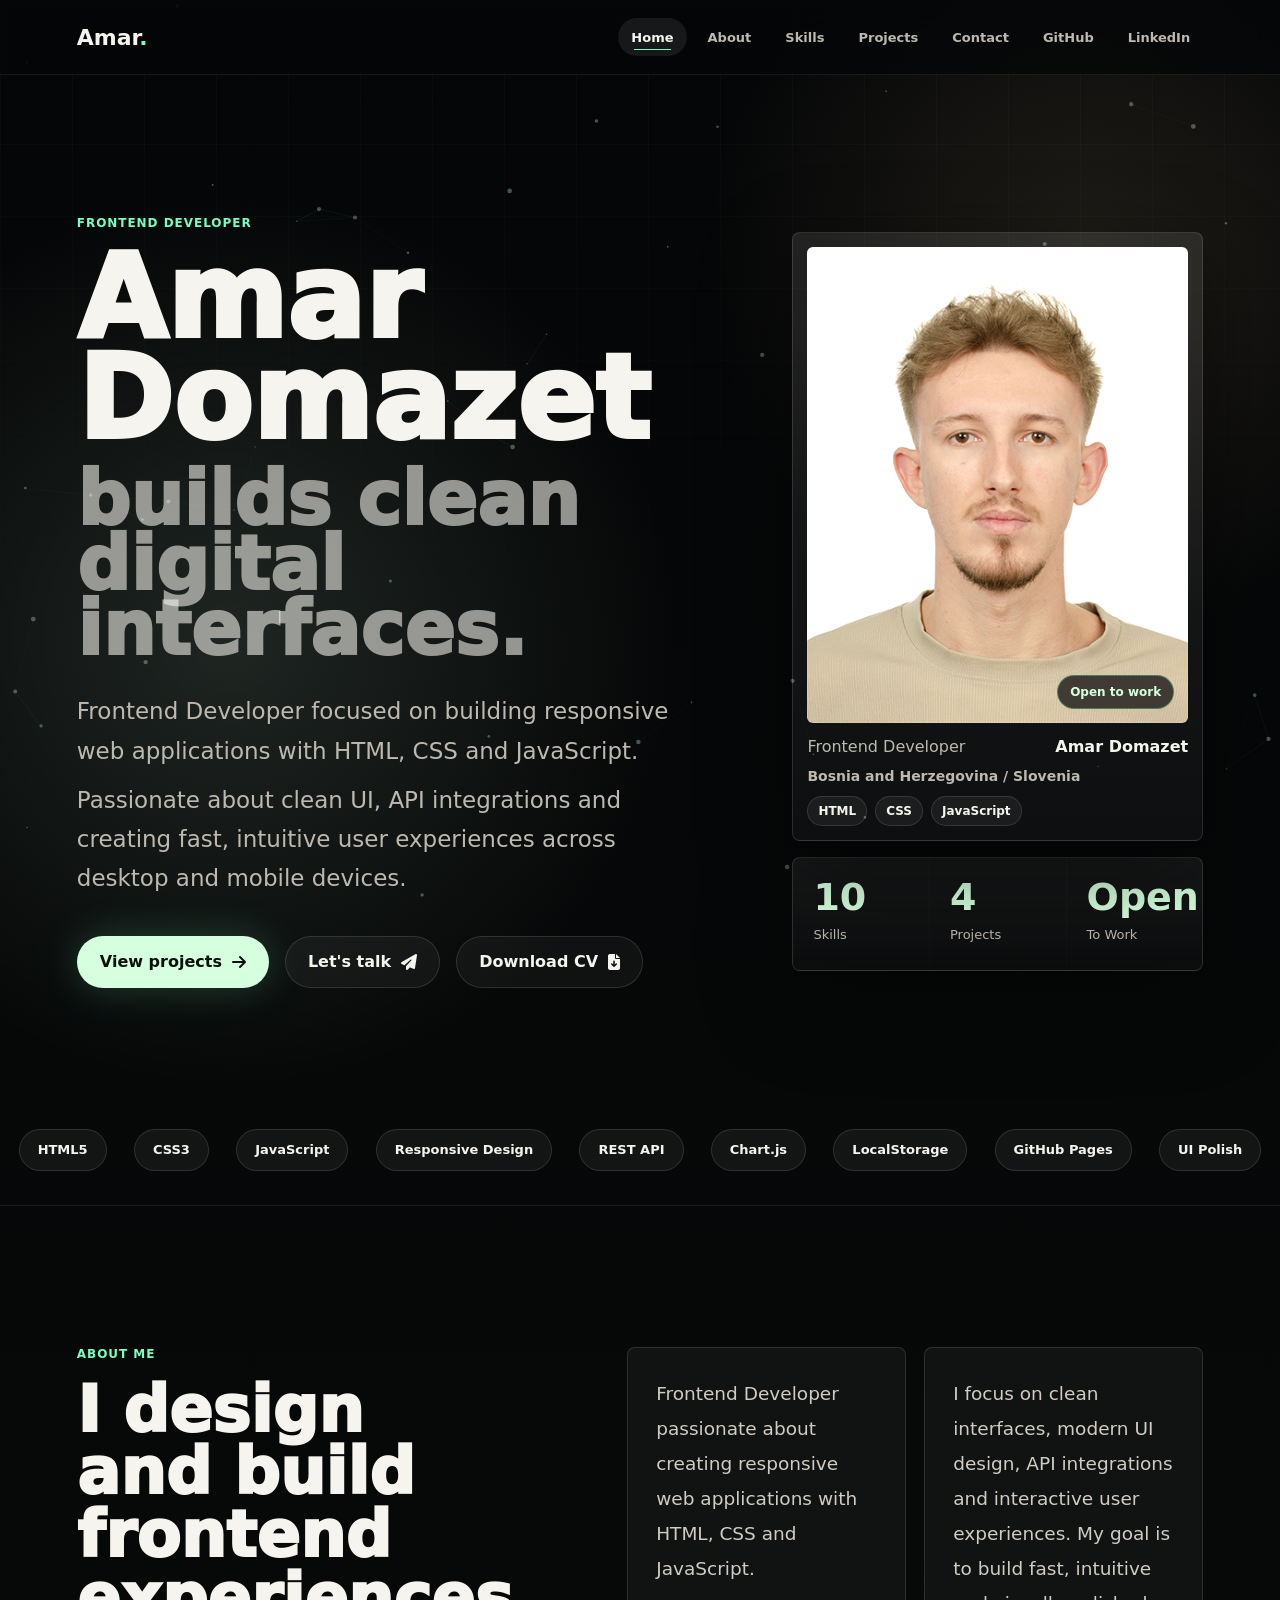
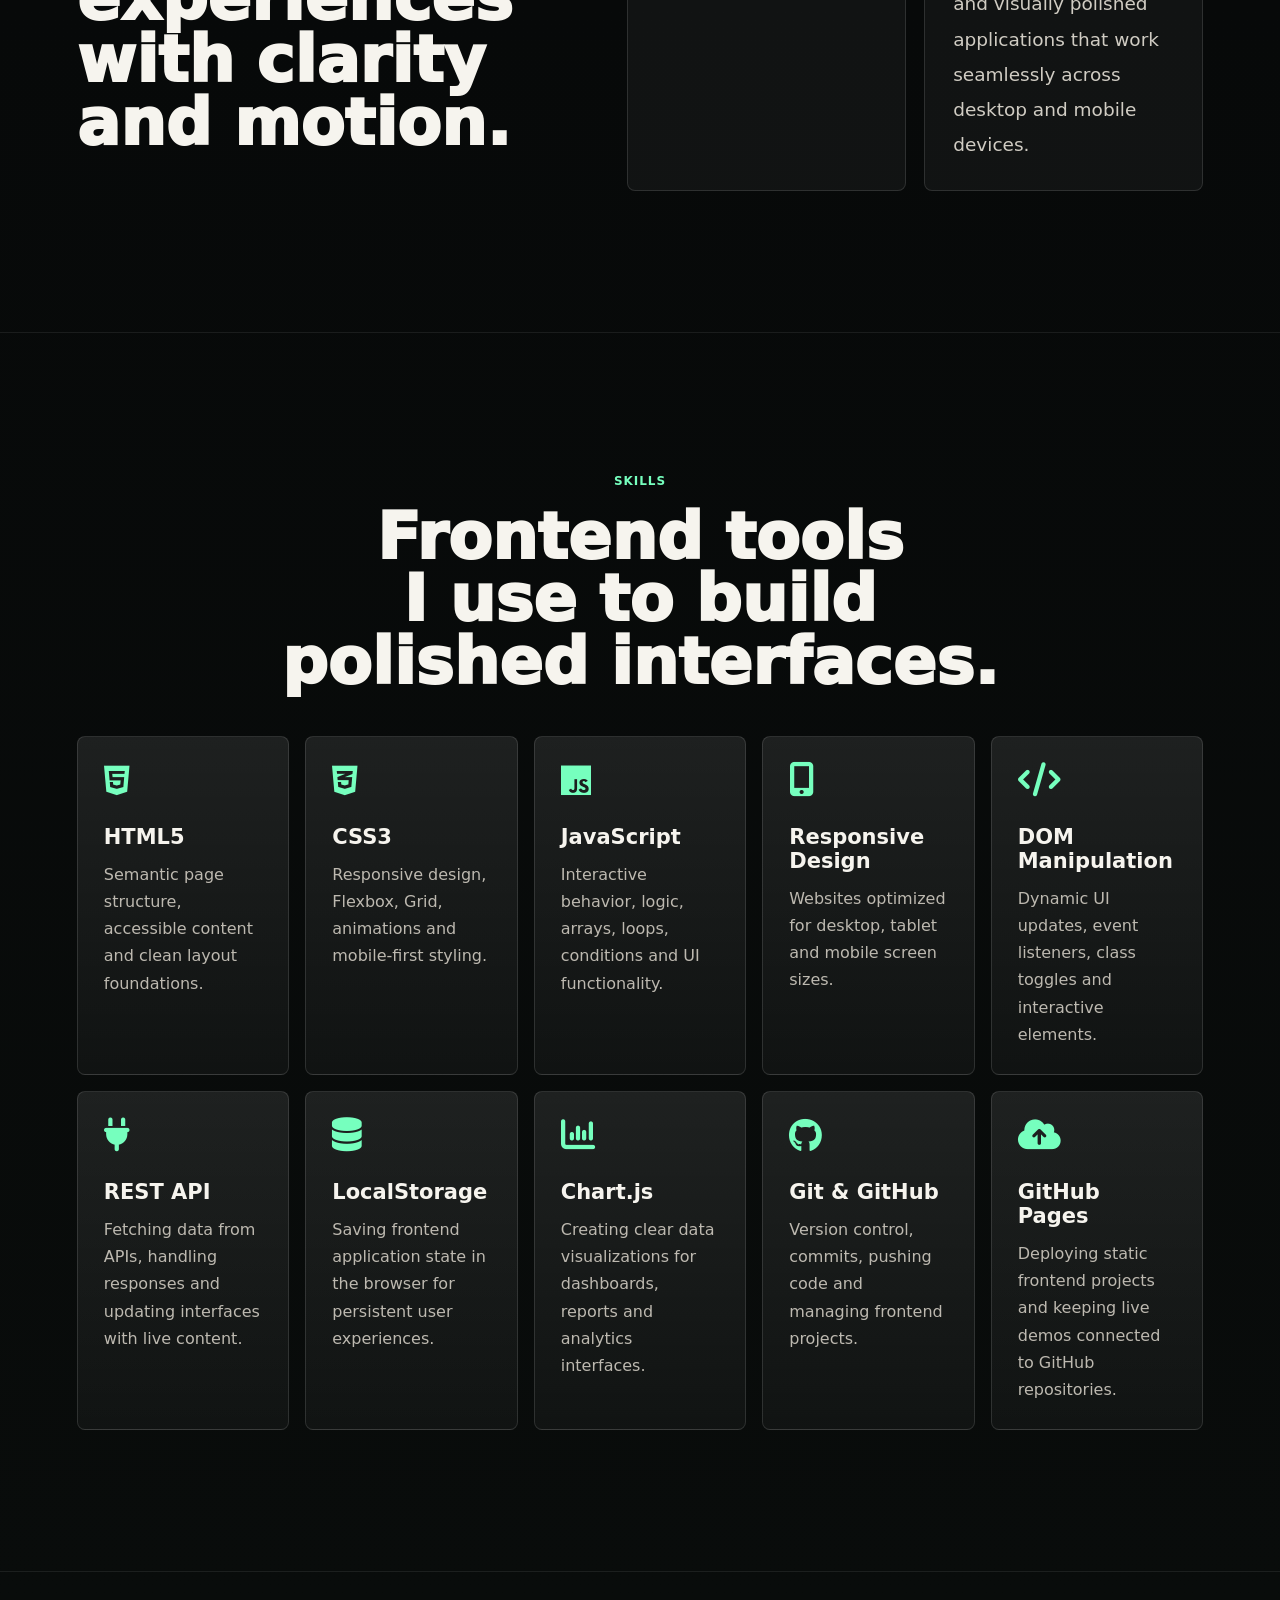
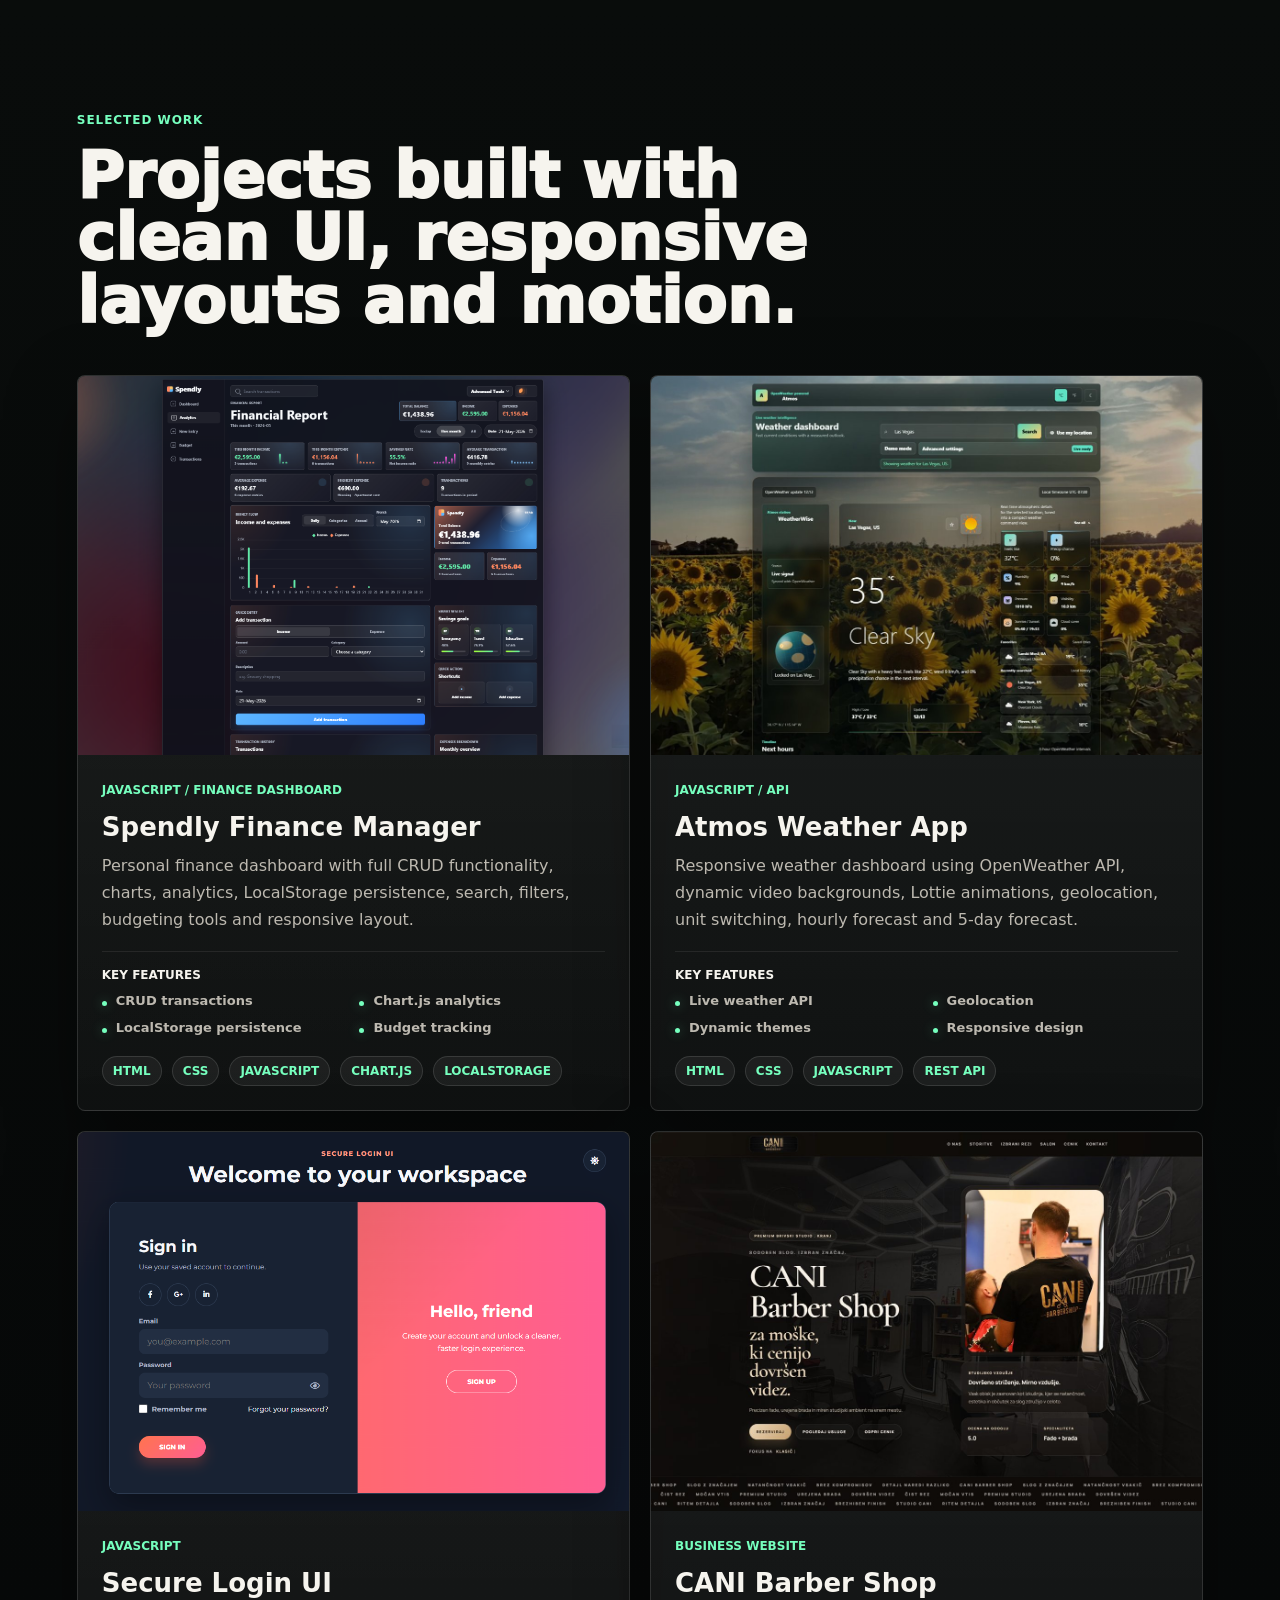
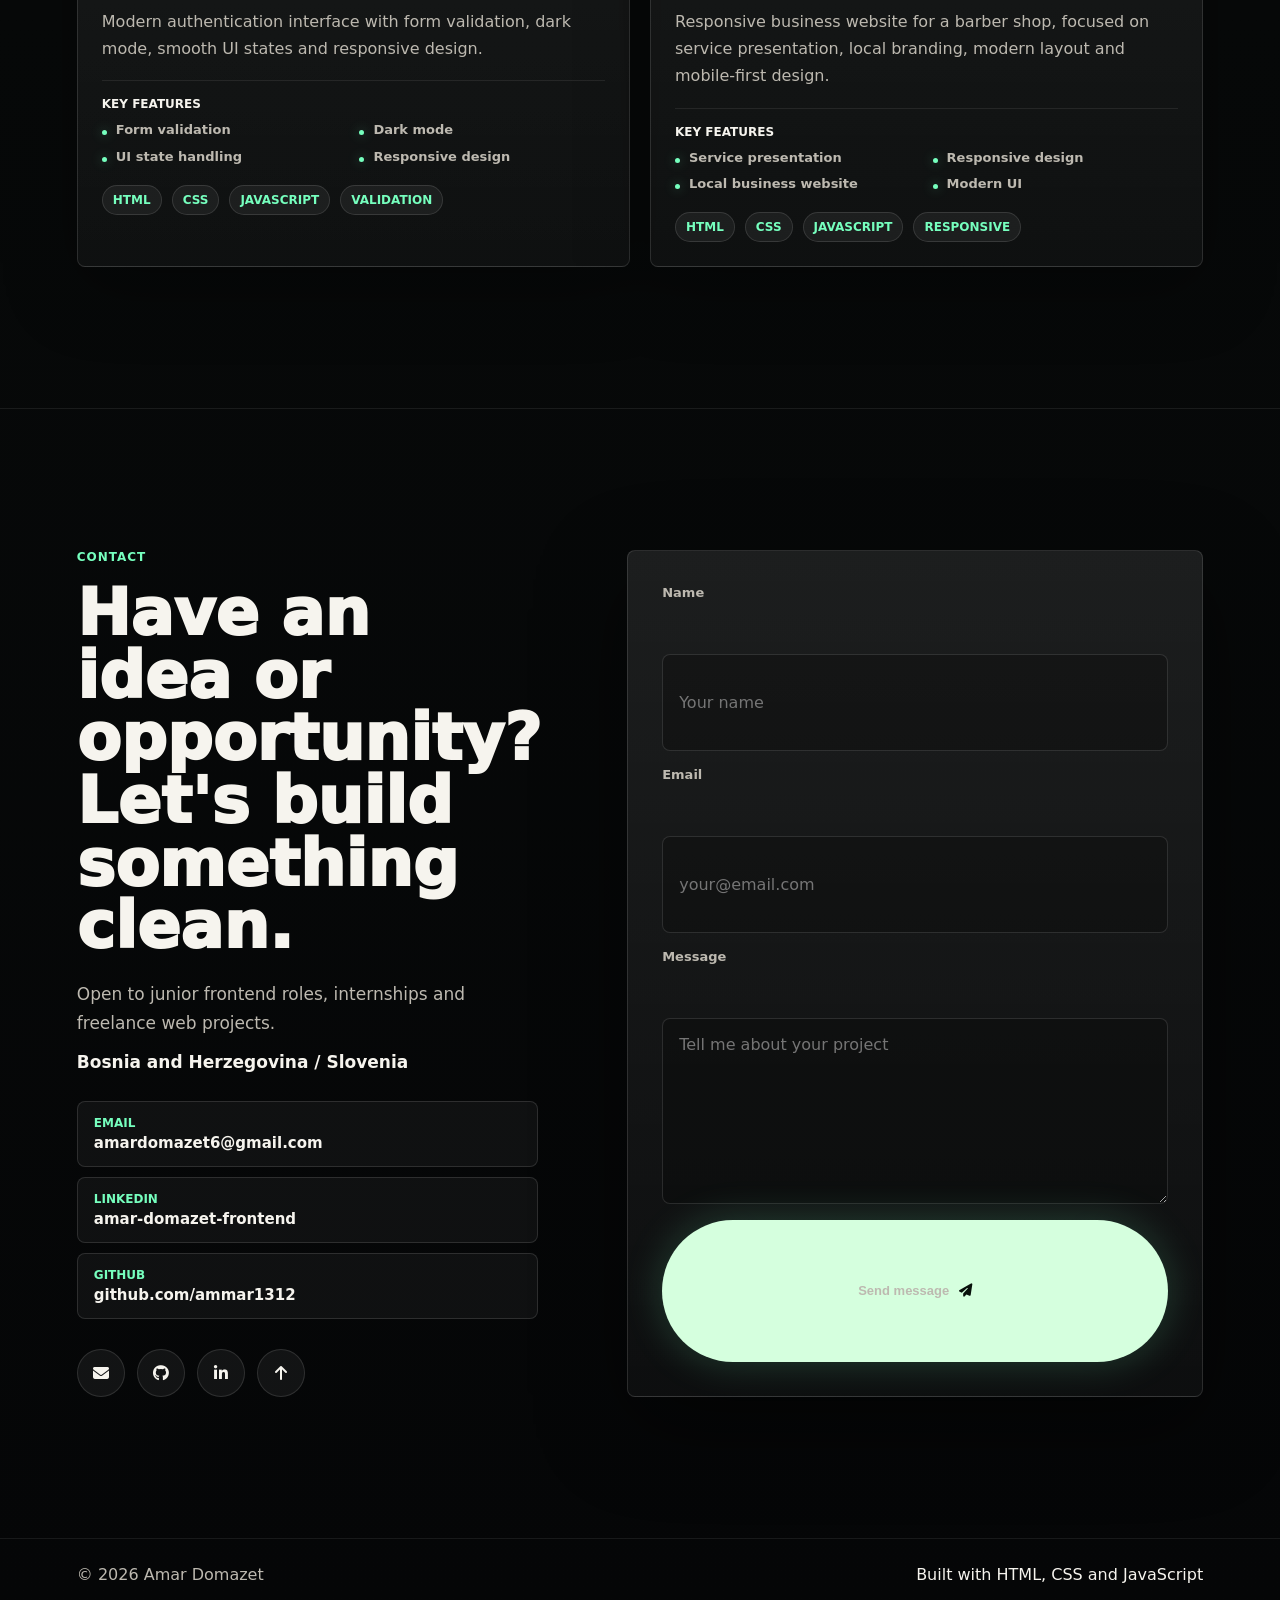
<file: index.html>
<!DOCTYPE html>
<html lang="en">
<head>
    <meta charset="UTF-8">
    <meta name="viewport" content="width=device-width, initial-scale=1.0">
    <meta name="description" content="Portfolio of Amar Domazet, a frontend developer focused on responsive websites, clean UI and smooth animations.">
    <meta name="theme-color" content="#050607">
    <meta property="og:title" content="Amar Domazet | Frontend Developer">
    <meta property="og:description" content="Frontend portfolio with responsive web applications built using HTML, CSS and JavaScript.">
    <meta property="og:type" content="website">
    <meta property="og:url" content="https://ammar1312.github.io/amar-portofolio/">
    <meta property="og:image" content="https://ammar1312.github.io/amar-portofolio/spendly-preview.png">
    <meta name="twitter:card" content="summary_large_image">
    <title>Amar Domazet | Frontend Developer</title>
    <link rel="icon" href="./favicon.svg" type="image/svg+xml">
    <link rel="preconnect" href="https://cdnjs.cloudflare.com">
    <link rel="stylesheet" href="./style.css?v=20260522-11">
    <link rel="stylesheet" href="https://cdnjs.cloudflare.com/ajax/libs/font-awesome/6.5.0/css/all.min.css">
</head>
<body>
    <div class="scroll-progress" aria-hidden="true"></div>
    <canvas class="ambient-canvas" aria-hidden="true"></canvas>

    <nav class="navbar">
        <a class="brand" href="#home" aria-label="Amar Domazet home">
            Amar<span>.</span>
        </a>

        <ul>
            <li><a class="active" href="#home">Home</a></li>
            <li><a href="#about">About</a></li>
            <li><a href="#skills">Skills</a></li>
            <li><a href="#projects">Projects</a></li>
            <li><a href="#contact">Contact</a></li>
            <li><a href="https://github.com/ammar1312" target="_blank" rel="noopener noreferrer" aria-label="Open GitHub profile">GitHub</a></li>
            <li><a href="https://www.linkedin.com/in/amar-domazet-frontend" target="_blank" rel="noopener noreferrer" aria-label="Open LinkedIn profile">LinkedIn</a></li>
        </ul>
    </nav>

    <main>
        <section id="home" class="hero section-shell">
            <div class="hero-copy reveal">
                <p class="eyebrow">Frontend Developer</p>
                <h1 class="text-reveal">
                    Amar Domazet
                    <span>builds clean digital interfaces.</span>
                </h1>
                <p class="hero-lead">
                    Frontend Developer focused on building responsive web applications with HTML, CSS and JavaScript.
                    <span>Passionate about clean UI, API integrations and creating fast, intuitive user experiences across desktop and mobile devices.</span>
                </p>

                <div class="hero-actions">
                    <a class="button primary magnetic" href="#projects">
                        <span>View projects</span>
                        <i class="fa-solid fa-arrow-right"></i>
                    </a>
                    <a class="button ghost magnetic" href="#contact">
                        <span>Let's talk</span>
                        <i class="fa-solid fa-paper-plane"></i>
                    </a>
                    <a class="button ghost magnetic" href="./amar-domazet-cv.pdf" download target="_blank" rel="noopener noreferrer">
                        <span>Download CV</span>
                        <i class="fa-solid fa-file-arrow-down"></i>
                    </a>
                </div>
            </div>

            <div class="hero-panel reveal">
                <div class="profile-card">
                    <div class="profile-card__image">
                        <img src="./me.jpg" alt="Amar Domazet" decoding="async">
                        <span class="profile-card__status">Open to work</span>
                    </div>
                    <div class="profile-card__content">
                        <div>
                            <span>Frontend Developer</span>
                            <strong>Amar Domazet</strong>
                        </div>
                        <p>Bosnia and Herzegovina / Slovenia</p>
                        <div class="profile-card__stack">
                            <span>HTML</span>
                            <span>CSS</span>
                            <span>JavaScript</span>
                        </div>
                    </div>
                </div>

                <div class="hero-stats">
                    <div>
                        <strong data-target="10">0</strong>
                        <span>Skills</span>
                    </div>
                    <div>
                        <strong data-target="4">0</strong>
                        <span>Projects</span>
                    </div>
                    <div>
                        <strong>Open</strong>
                        <span>To Work</span>
                    </div>
                </div>
            </div>
        </section>

        <section class="tech-marquee" aria-label="Frontend tools and skills">
            <div class="tech-marquee__track">
                <div class="tech-marquee__group">
                    <span>HTML5</span>
                    <span>CSS3</span>
                    <span>JavaScript</span>
                    <span>Responsive Design</span>
                    <span>REST API</span>
                    <span>Chart.js</span>
                    <span>LocalStorage</span>
                    <span>GitHub Pages</span>
                    <span>UI Polish</span>
                </div>
                <div class="tech-marquee__group" aria-hidden="true">
                    <span>HTML5</span>
                    <span>CSS3</span>
                    <span>JavaScript</span>
                    <span>Responsive Design</span>
                    <span>REST API</span>
                    <span>Chart.js</span>
                    <span>LocalStorage</span>
                    <span>GitHub Pages</span>
                    <span>UI Polish</span>
                </div>
            </div>
        </section>

        <section id="about" class="about section-shell reveal">
            <div class="section-heading">
                <p class="eyebrow">About me</p>
                <h2 class="text-reveal">I design and build frontend experiences with clarity and motion.</h2>
            </div>

            <div class="about-grid">
                <p>
                    Frontend Developer passionate about creating responsive web applications with HTML, CSS and JavaScript.
                </p>
                <p>
                    I focus on clean interfaces, modern UI design, API integrations and interactive user experiences. My goal is to build fast, intuitive and visually polished applications that work seamlessly across desktop and mobile devices.
                </p>
            </div>
        </section>

        <section id="skills" class="skills section-shell reveal">
            <div class="section-heading center">
                <p class="eyebrow">Skills</p>
                <h2 class="text-reveal">Frontend tools I use to build polished interfaces.</h2>
            </div>

            <div class="skills-grid">
                <article class="skill-card">
                    <i class="fab fa-html5"></i>
                    <h3>HTML5</h3>
                    <p>Semantic page structure, accessible content and clean layout foundations.</p>
                </article>
                <article class="skill-card">
                    <i class="fab fa-css3-alt"></i>
                    <h3>CSS3</h3>
                    <p>Responsive design, Flexbox, Grid, animations and mobile-first styling.</p>
                </article>
                <article class="skill-card">
                    <i class="fab fa-js"></i>
                    <h3>JavaScript</h3>
                    <p>Interactive behavior, logic, arrays, loops, conditions and UI functionality.</p>
                </article>
                <article class="skill-card">
                    <i class="fa-solid fa-mobile-screen-button"></i>
                    <h3>Responsive Design</h3>
                    <p>Websites optimized for desktop, tablet and mobile screen sizes.</p>
                </article>
                <article class="skill-card">
                    <i class="fa-solid fa-code"></i>
                    <h3>DOM Manipulation</h3>
                    <p>Dynamic UI updates, event listeners, class toggles and interactive elements.</p>
                </article>
                <article class="skill-card">
                    <i class="fa-solid fa-plug"></i>
                    <h3>REST API</h3>
                    <p>Fetching data from APIs, handling responses and updating interfaces with live content.</p>
                </article>
                <article class="skill-card">
                    <i class="fa-solid fa-database"></i>
                    <h3>LocalStorage</h3>
                    <p>Saving frontend application state in the browser for persistent user experiences.</p>
                </article>
                <article class="skill-card">
                    <i class="fa-solid fa-chart-column"></i>
                    <h3>Chart.js</h3>
                    <p>Creating clear data visualizations for dashboards, reports and analytics interfaces.</p>
                </article>
                <article class="skill-card">
                    <i class="fab fa-github"></i>
                    <h3>Git & GitHub</h3>
                    <p>Version control, commits, pushing code and managing frontend projects.</p>
                </article>
                <article class="skill-card">
                    <i class="fa-solid fa-cloud-arrow-up"></i>
                    <h3>GitHub Pages</h3>
                    <p>Deploying static frontend projects and keeping live demos connected to GitHub repositories.</p>
                </article>
            </div>
        </section>

        <section id="projects" class="projects section-shell reveal">
            <div class="section-heading">
                <p class="eyebrow">Selected work</p>
                <h2 class="text-reveal">Projects built with clean UI, responsive layouts and motion.</h2>
            </div>

            <div class="projects-grid">
                <article class="project-card">
                    <div class="project-image">
                        <img src="./spendly-preview.png" alt="Spendly expense tracker dashboard preview" loading="lazy" decoding="async">
                        <div class="project-overlay">
                            <a href="https://ammar1312.github.io/spendly-expense-tracker/" class="mini-button" target="_blank" rel="noopener noreferrer">Live preview</a>
                            <a href="https://github.com/ammar1312/spendly-expense-tracker" class="mini-button muted" target="_blank" rel="noopener noreferrer">GitHub</a>
                        </div>
                    </div>
                    <div class="project-info">
                        <span>JavaScript / Finance Dashboard</span>
                        <h3>Spendly Finance Manager</h3>
                        <p>Personal finance dashboard with full CRUD functionality, charts, analytics, LocalStorage persistence, search, filters, budgeting tools and responsive layout.</p>
                        <div class="project-features">
                            <strong>Key Features</strong>
                            <ul>
                                <li>CRUD transactions</li>
                                <li>Chart.js analytics</li>
                                <li>LocalStorage persistence</li>
                                <li>Budget tracking</li>
                            </ul>
                        </div>
                        <div class="project-tags">
                            <span>HTML</span>
                            <span>CSS</span>
                            <span>JavaScript</span>
                            <span>Chart.js</span>
                            <span>LocalStorage</span>
                        </div>
                    </div>
                </article>

                <article class="project-card">
                    <div class="project-image">
                        <img src="./weather-preview.jpg" alt="Atmos Weather App preview" loading="lazy" decoding="async">
                        <div class="project-overlay">
                            <a href="https://ammar1312.github.io/atmos-weather.app/" class="mini-button" target="_blank" rel="noopener noreferrer">Live preview</a>
                            <a href="https://github.com/ammar1312/atmos-weather.app" class="mini-button muted" target="_blank" rel="noopener noreferrer">GitHub</a>
                        </div>
                    </div>
                    <div class="project-info">
                        <span>JavaScript / API</span>
                        <h3>Atmos Weather App</h3>
                        <p>Responsive weather dashboard using OpenWeather API, dynamic video backgrounds, Lottie animations, geolocation, unit switching, hourly forecast and 5-day forecast.</p>
                        <div class="project-features">
                            <strong>Key Features</strong>
                            <ul>
                                <li>Live weather API</li>
                                <li>Geolocation</li>
                                <li>Dynamic themes</li>
                                <li>Responsive design</li>
                            </ul>
                        </div>
                        <div class="project-tags">
                            <span>HTML</span>
                            <span>CSS</span>
                            <span>JavaScript</span>
                            <span>REST API</span>
                        </div>
                    </div>
                </article>

                <article class="project-card">
                    <div class="project-image">
                        <img src="./login-system.png" alt="Secure Login UI preview" loading="lazy" decoding="async">
                        <div class="project-overlay">
                            <a href="https://ammar1312.github.io/Secure-Login-UI/" class="mini-button" target="_blank" rel="noopener noreferrer">Live preview</a>
                            <a href="https://github.com/ammar1312/Secure-Login-UI" class="mini-button muted" target="_blank" rel="noopener noreferrer">GitHub</a>
                        </div>
                    </div>
                    <div class="project-info">
                        <span>JavaScript</span>
                        <h3>Secure Login UI</h3>
                        <p>Modern authentication interface with form validation, dark mode, smooth UI states and responsive design.</p>
                        <div class="project-features">
                            <strong>Key Features</strong>
                            <ul>
                                <li>Form validation</li>
                                <li>Dark mode</li>
                                <li>UI state handling</li>
                                <li>Responsive design</li>
                            </ul>
                        </div>
                        <div class="project-tags">
                            <span>HTML</span>
                            <span>CSS</span>
                            <span>JavaScript</span>
                            <span>Validation</span>
                        </div>
                    </div>
                </article>

                <article class="project-card">
                    <div class="project-image">
                        <img class="barber-preview" src="./barber-preview.jpg" alt="CANI Barber Shop website preview" loading="lazy" decoding="async">
                        <div class="project-overlay">
                            <a href="https://ammar1312.github.io/CANI-Barber-Shop/" class="mini-button" target="_blank" rel="noopener noreferrer">Live preview</a>
                            <a href="https://github.com/ammar1312/CANI-Barber-Shop" class="mini-button muted" target="_blank" rel="noopener noreferrer">GitHub</a>
                        </div>
                    </div>
                    <div class="project-info">
                        <span>Business Website</span>
                        <h3>CANI Barber Shop</h3>
                        <p>Responsive business website for a barber shop, focused on service presentation, local branding, modern layout and mobile-first design.</p>
                        <div class="project-features">
                            <strong>Key Features</strong>
                            <ul>
                                <li>Service presentation</li>
                                <li>Responsive design</li>
                                <li>Local business website</li>
                                <li>Modern UI</li>
                            </ul>
                        </div>
                        <div class="project-tags">
                            <span>HTML</span>
                            <span>CSS</span>
                            <span>JavaScript</span>
                            <span>Responsive</span>
                        </div>
                    </div>
                </article>

            </div>
        </section>

        <section id="contact" class="contact section-shell reveal">
            <div class="contact-copy">
                <p class="eyebrow">Contact</p>
                <h2 class="text-reveal">Have an idea or opportunity? Let's build something clean.</h2>
                <p class="contact-note">Open to junior frontend roles, internships and freelance web projects.</p>
                <p class="contact-location">Bosnia and Herzegovina / Slovenia</p>
                <div class="contact-details">
                    <a href="mailto:amardomazet6@gmail.com">
                        <span>Email</span>
                        <strong>amardomazet6@gmail.com</strong>
                    </a>
                    <a href="https://www.linkedin.com/in/amar-domazet-frontend" target="_blank" rel="noopener noreferrer">
                        <span>LinkedIn</span>
                        <strong>amar-domazet-frontend</strong>
                    </a>
                    <a href="https://github.com/ammar1312" target="_blank" rel="noopener noreferrer">
                        <span>GitHub</span>
                        <strong>github.com/ammar1312</strong>
                    </a>
                </div>
                <div class="social-links">
                    <a href="mailto:amardomazet6@gmail.com" aria-label="Email Amar">
                        <i class="fa-solid fa-envelope"></i>
                    </a>
                    <a href="https://github.com/ammar1312" target="_blank" rel="noopener noreferrer" aria-label="GitHub profile">
                        <i class="fab fa-github"></i>
                    </a>
                    <a href="https://www.linkedin.com/in/amar-domazet-frontend" target="_blank" rel="noopener noreferrer" aria-label="LinkedIn profile">
                        <i class="fab fa-linkedin-in"></i>
                    </a>
                    <a href="#home" aria-label="Back to top">
                        <i class="fa-solid fa-arrow-up"></i>
                    </a>
                </div>
            </div>

            <form class="contact-form" action="mailto:amardomazet6@gmail.com" method="post" enctype="text/plain">
                <label>
                    <span>Name</span>
                    <input type="text" name="name" placeholder="Your name" required>
                </label>
                <label>
                    <span>Email</span>
                    <input type="email" name="email" placeholder="your@email.com" required>
                </label>
                <label>
                    <span>Message</span>
                    <textarea name="message" rows="5" placeholder="Tell me about your project" required></textarea>
                </label>
                <button class="button primary magnetic" type="submit">
                    <span>Send message</span>
                    <i class="fa-solid fa-paper-plane"></i>
                </button>
            </form>
        </section>
    </main>

    <footer class="footer">
        <p>&copy; 2026 Amar Domazet</p>
        <span>Built with HTML, CSS and JavaScript</span>
    </footer>

    <script>
        const reduceMotion = window.matchMedia("(prefers-reduced-motion: reduce)").matches;
        const reveals = document.querySelectorAll(".reveal");
        const navLinks = document.querySelectorAll(".navbar a[href^='#']");
        const sections = document.querySelectorAll("main section[id]");
        const progress = document.querySelector(".scroll-progress");
        const statNumbers = document.querySelectorAll("[data-target]");
        const magneticItems = document.querySelectorAll(".magnetic");
        const canvas = document.querySelector(".ambient-canvas");
        const ctx = canvas.getContext("2d");
        let statsPlayed = false;
        let particles = [];
        let mouse = { x: window.innerWidth / 2, y: window.innerHeight / 2 };

        const revealObserver = new IntersectionObserver((entries) => {
            entries.forEach((entry) => {
                if (entry.isIntersecting) {
                    entry.target.classList.add("active");
                }
            });
        }, { threshold: 0.16 });

        reveals.forEach((el, index) => {
            el.style.setProperty("--delay", `${Math.min(index * 0.08, 0.32)}s`);
            revealObserver.observe(el);
        });

        const updatePageState = () => {
            const scrollable = document.documentElement.scrollHeight - window.innerHeight;
            const scrollAmount = scrollable > 0 ? window.scrollY / scrollable : 0;
            let current = "home";

            progress.style.transform = `scaleX(${scrollAmount})`;

            sections.forEach((section) => {
                if (window.scrollY >= section.offsetTop - 180) {
                    current = section.id;
                }
            });

            navLinks.forEach((link) => {
                link.classList.toggle("active", link.getAttribute("href") === `#${current}`);
            });
        };

        const animateStats = () => {
            if (statsPlayed) {
                return;
            }

            const stats = document.querySelector(".hero-stats");
            const statsTop = stats.getBoundingClientRect().top;

            if (statsTop > window.innerHeight - 80) {
                return;
            }

            statsPlayed = true;

            statNumbers.forEach((number) => {
                const target = Number(number.dataset.target);
                const suffix = number.dataset.suffix || "";
                const duration = 1100;
                const start = performance.now();

                const tick = (time) => {
                    const progressValue = Math.min((time - start) / duration, 1);
                    const eased = 1 - Math.pow(1 - progressValue, 3);
                    number.textContent = `${Math.round(target * eased)}${suffix}`;

                    if (progressValue < 1) {
                        requestAnimationFrame(tick);
                    }
                };

                requestAnimationFrame(tick);
            });
        };

        window.addEventListener("scroll", () => {
            updatePageState();
            animateStats();
        }, { passive: true });

        window.addEventListener("load", () => {
            updatePageState();
            animateStats();
        });

        if (reduceMotion) {
            statNumbers.forEach((number) => {
                number.textContent = `${number.dataset.target}${number.dataset.suffix || ""}`;
            });
            statsPlayed = true;
        } else {
            magneticItems.forEach((item) => {
                item.addEventListener("mousemove", (event) => {
                    const rect = item.getBoundingClientRect();
                    const x = event.clientX - rect.left - rect.width / 2;
                    const y = event.clientY - rect.top - rect.height / 2;
                    item.style.transform = `translate(${x * 0.14}px, ${y * 0.2}px)`;
                });

                item.addEventListener("mouseleave", () => {
                    item.style.transform = "";
                });
            });

            window.addEventListener("mousemove", (event) => {
                mouse = { x: event.clientX, y: event.clientY };
            });

            const resizeCanvas = () => {
                const ratio = Math.min(window.devicePixelRatio || 1, 2);
                canvas.width = window.innerWidth * ratio;
                canvas.height = window.innerHeight * ratio;
                canvas.style.width = `${window.innerWidth}px`;
                canvas.style.height = `${window.innerHeight}px`;
                ctx.setTransform(ratio, 0, 0, ratio, 0, 0);

                const count = window.innerWidth < 720 ? 32 : 58;
                particles = Array.from({ length: count }, () => ({
                    x: Math.random() * window.innerWidth,
                    y: Math.random() * window.innerHeight,
                    vx: (Math.random() - 0.5) * 0.28,
                    vy: (Math.random() - 0.5) * 0.28,
                    size: Math.random() * 1.8 + 0.6
                }));
            };

            const drawAmbient = () => {
                ctx.clearRect(0, 0, window.innerWidth, window.innerHeight);

                particles.forEach((particle, index) => {
                    const mouseDistance = Math.hypot(particle.x - mouse.x, particle.y - mouse.y);

                    if (mouseDistance < 150) {
                        particle.x += (particle.x - mouse.x) * 0.004;
                        particle.y += (particle.y - mouse.y) * 0.004;
                    }

                    particle.x += particle.vx;
                    particle.y += particle.vy;

                    if (particle.x < 0 || particle.x > window.innerWidth) particle.vx *= -1;
                    if (particle.y < 0 || particle.y > window.innerHeight) particle.vy *= -1;

                    ctx.beginPath();
                    ctx.arc(particle.x, particle.y, particle.size, 0, Math.PI * 2);
                    ctx.fillStyle = "rgba(213, 255, 222, 0.48)";
                    ctx.fill();

                    for (let i = index + 1; i < particles.length; i += 1) {
                        const other = particles[i];
                        const distance = Math.hypot(particle.x - other.x, particle.y - other.y);

                        if (distance < 110) {
                            ctx.beginPath();
                            ctx.moveTo(particle.x, particle.y);
                            ctx.lineTo(other.x, other.y);
                            ctx.strokeStyle = `rgba(118, 255, 190, ${0.14 * (1 - distance / 110)})`;
                            ctx.stroke();
                        }
                    }
                });

                requestAnimationFrame(drawAmbient);
            };

            resizeCanvas();
            drawAmbient();
            window.addEventListener("resize", resizeCanvas);
        }
    </script>
</body>
</html>
</file>
<file: style.css>
:root {
    --bg: #050607;
    --bg-soft: #0a0d0c;
    --surface: rgba(255, 255, 255, 0.055);
    --surface-strong: rgba(255, 255, 255, 0.095);
    --text: #f6f4ee;
    --muted: #bdb9b0;
    --line: rgba(255, 255, 255, 0.12);
    --accent: #d5ffde;
    --accent-2: #76ffbe;
    --warm: #f0d2a0;
    --shadow: 0 28px 90px rgba(0, 0, 0, 0.48);
}

* {
    box-sizing: border-box;
}

html {
    scroll-behavior: smooth;
}

body {
    margin: 0;
    overflow-x: hidden;
    background:
        radial-gradient(circle at 18% 10%, rgba(213, 255, 222, 0.12), transparent 28rem),
        radial-gradient(circle at 85% 4%, rgba(240, 210, 160, 0.11), transparent 24rem),
        linear-gradient(180deg, #050607 0%, #090c0b 50%, #050607 100%);
    color: var(--text);
    font-family: Inter, ui-sans-serif, system-ui, -apple-system, BlinkMacSystemFont, "Segoe UI", Arial, sans-serif;
}

body::before {
    content: "";
    position: fixed;
    inset: 0;
    z-index: 0;
    pointer-events: none;
    background-image:
        linear-gradient(rgba(255, 255, 255, 0.028) 1px, transparent 1px),
        linear-gradient(90deg, rgba(255, 255, 255, 0.028) 1px, transparent 1px);
    background-size: 72px 72px;
    mask-image: linear-gradient(to bottom, black, transparent 78%);
    animation: gridMove 24s linear infinite;
}

a {
    color: inherit;
}

img {
    display: block;
    max-width: 100%;
}

.scroll-progress {
    position: fixed;
    top: 0;
    left: 0;
    z-index: 40;
    width: 100%;
    height: 3px;
    background: linear-gradient(90deg, var(--accent), var(--accent-2), var(--warm));
    box-shadow: 0 0 24px rgba(118, 255, 190, 0.48);
    pointer-events: none;
    transform: scaleX(0);
    transform-origin: left;
}

.ambient-canvas {
    position: fixed;
    inset: 0;
    z-index: 0;
    pointer-events: none;
    opacity: 0.65;
}

.navbar,
main,
.footer {
    position: relative;
    z-index: 2;
}

.navbar {
    position: sticky;
    top: 0;
    z-index: 25;
    display: flex;
    align-items: center;
    justify-content: space-between;
    gap: 22px;
    padding: 18px clamp(20px, 6vw, 82px);
    border-bottom: 1px solid rgba(255, 255, 255, 0.08);
    background: rgba(5, 6, 7, 0.74);
    backdrop-filter: blur(18px);
    animation: navIn 0.7s ease both;
}

.brand {
    color: var(--text);
    font-size: 22px;
    font-weight: 900;
    letter-spacing: 0;
    text-decoration: none;
}

.brand span {
    color: var(--accent-2);
}

.navbar ul {
    display: flex;
    align-items: center;
    gap: 8px;
    padding: 0;
    margin: 0;
    list-style: none;
}

.navbar a:not(.brand) {
    position: relative;
    display: inline-flex;
    align-items: center;
    min-height: 38px;
    padding: 0 13px;
    border-radius: 999px;
    color: var(--muted);
    font-size: 13px;
    font-weight: 760;
    text-decoration: none;
    transition: color 0.2s ease, background 0.2s ease;
}

.navbar a:not(.brand)::after {
    content: "";
    position: absolute;
    left: 16px;
    right: 16px;
    bottom: 6px;
    height: 1px;
    background: var(--accent-2);
    transform: scaleX(0);
    transform-origin: left;
    transition: transform 0.24s ease;
}

.navbar a:not(.brand):hover,
.navbar a:not(.brand).active {
    color: var(--text);
    background: rgba(255, 255, 255, 0.075);
}

.navbar a:not(.brand):hover::after,
.navbar a:not(.brand).active::after {
    transform: scaleX(1);
}

.section-shell {
    padding: clamp(82px, 11vw, 150px) clamp(20px, 6vw, 82px);
}

.hero {
    display: grid;
    grid-template-columns: minmax(0, 1.1fr) minmax(320px, 0.72fr);
    align-items: center;
    gap: clamp(36px, 7vw, 88px);
    min-height: calc(100vh - 75px);
}

.eyebrow {
    margin: 0 0 18px;
    color: var(--accent-2);
    font-size: 12px;
    font-weight: 900;
    letter-spacing: 0.08em;
    text-transform: uppercase;
}

.hero h1,
.section-heading h2,
.contact h2 {
    margin: 0;
    letter-spacing: 0;
    text-wrap: balance;
}

.hero h1 {
    max-width: 900px;
    font-size: clamp(54px, 9vw, 118px);
    line-height: 0.88;
    font-weight: 950;
}

.hero h1 span {
    display: block;
    margin-top: 16px;
    color: rgba(246, 244, 238, 0.58);
    font-size: clamp(32px, 5.8vw, 78px);
}

.hero-lead {
    max-width: 680px;
    margin: 30px 0 0;
    color: var(--muted);
    font-size: clamp(19px, 2vw, 23px);
    line-height: 1.7;
}

.hero-lead span {
    display: block;
    margin-top: 10px;
}

.hero-actions {
    display: flex;
    flex-wrap: wrap;
    gap: 16px;
    margin-top: 38px;
}

.button {
    position: relative;
    overflow: hidden;
    display: inline-flex;
    align-items: center;
    justify-content: center;
    gap: 10px;
    min-height: 52px;
    padding: 0 22px;
    border: 1px solid transparent;
    border-radius: 999px;
    font-weight: 900;
    text-decoration: none;
    transition: transform 0.2s ease, box-shadow 0.2s ease, border-color 0.2s ease, background 0.2s ease;
}

.button::before {
    content: "";
    position: absolute;
    inset: 0;
    background: linear-gradient(120deg, transparent, rgba(255, 255, 255, 0.42), transparent);
    transform: translateX(-130%);
    transition: transform 0.55s ease;
}

.button:hover::before {
    transform: translateX(130%);
}

.button:hover {
    transform: translateY(-3px);
}

.button span,
.button i {
    position: relative;
    z-index: 1;
}

.button.primary {
    background: var(--accent);
    color: #08100b;
    box-shadow: 0 0 40px rgba(118, 255, 190, 0.2);
}

.button.primary:hover {
    box-shadow: 0 0 54px rgba(118, 255, 190, 0.34);
}

.button.ghost {
    border-color: var(--line);
    background: rgba(255, 255, 255, 0.045);
    color: var(--text);
}

.hero-panel {
    display: grid;
    gap: 16px;
}

.profile-card,
.hero-stats,
.skill-card,
.project-card,
.contact-form {
    border: 1px solid var(--line);
    border-radius: 8px;
    background: linear-gradient(180deg, rgba(255, 255, 255, 0.09), rgba(255, 255, 255, 0.035));
    box-shadow: var(--shadow);
}

.project-tags {
    position: relative;
    z-index: 1;
    display: flex;
    align-items: center;
}

.profile-card {
    position: relative;
    overflow: hidden;
    padding: 14px;
}

.profile-card::after {
    content: "";
    position: absolute;
    inset: 0;
    background: linear-gradient(115deg, transparent 10%, rgba(255, 255, 255, 0.2), transparent 34%);
    transform: translateX(-120%);
    animation: imageShine 5s ease-in-out infinite;
}

.profile-card__image {
    position: relative;
    overflow: hidden;
    border-radius: 6px;
}

.profile-card__image::after {
    content: "";
    position: absolute;
    inset: 0;
    border: 1px solid rgba(255, 255, 255, 0.16);
    border-radius: inherit;
    pointer-events: none;
}

.profile-card img {
    width: 100%;
    aspect-ratio: 4 / 5;
    object-fit: cover;
    object-position: center top;
    filter: grayscale(0.06) saturate(0.98) contrast(1.08);
}

.profile-card__status {
    position: absolute;
    right: 14px;
    bottom: 14px;
    z-index: 2;
    display: inline-flex;
    align-items: center;
    min-height: 34px;
    padding: 0 12px;
    border: 1px solid rgba(118, 255, 190, 0.32);
    border-radius: 999px;
    background: rgba(5, 6, 7, 0.72);
    color: var(--accent);
    font-size: 12px;
    font-weight: 900;
    backdrop-filter: blur(14px);
}

.profile-card__content {
    display: grid;
    gap: 12px;
    margin-top: 14px;
}

.profile-card__content > div:first-child {
    display: flex;
    align-items: center;
    justify-content: space-between;
    gap: 16px;
    color: var(--muted);
}

.profile-card__content p {
    margin: 0;
    color: var(--muted);
    font-size: 14px;
    font-weight: 760;
}

.profile-card strong {
    color: var(--text);
    text-align: right;
}

.profile-card__stack {
    display: flex;
    flex-wrap: wrap;
    gap: 8px;
}

.profile-card__stack span {
    display: inline-flex;
    align-items: center;
    min-height: 30px;
    padding: 0 10px;
    border: 1px solid rgba(255, 255, 255, 0.12);
    border-radius: 999px;
    background: rgba(255, 255, 255, 0.055);
    color: var(--text);
    font-size: 12px;
    font-weight: 850;
}

.hero-stats {
    display: grid;
    grid-template-columns: repeat(3, minmax(0, 1fr));
    gap: 1px;
    overflow: hidden;
    padding: 0;
}

.hero-stats div {
    min-height: 112px;
    padding: 20px;
    background: rgba(0, 0, 0, 0.18);
}

.hero-stats strong {
    display: block;
    color: var(--accent);
    font-size: clamp(26px, 4vw, 38px);
    line-height: 1;
}

.hero-stats span {
    display: block;
    margin-top: 10px;
    color: var(--muted);
    font-size: 13px;
    line-height: 1.4;
}

.tech-marquee {
    position: relative;
    z-index: 2;
    overflow: hidden;
    width: 100vw;
    margin-left: calc(50% - 50vw);
    padding: 0 0 34px;
}

.tech-marquee__track {
    display: flex;
    width: max-content;
    animation: marquee 32s linear infinite;
}

.tech-marquee__group {
    display: flex;
    flex-shrink: 0;
    justify-content: space-around;
    width: 100vw;
    gap: 10px;
    padding: 0 10px;
}

.tech-marquee span {
    display: inline-flex;
    align-items: center;
    min-height: 42px;
    padding: 0 18px;
    border: 1px solid var(--line);
    border-radius: 999px;
    background: rgba(255, 255, 255, 0.055);
    color: var(--text);
    font-size: 13px;
    font-weight: 900;
    white-space: nowrap;
}

.about,
.contact {
    display: grid;
    grid-template-columns: minmax(0, 0.8fr) minmax(0, 1fr);
    gap: clamp(34px, 7vw, 90px);
    border-top: 1px solid rgba(255, 255, 255, 0.08);
}

.section-heading h2,
.contact h2 {
    max-width: 820px;
    font-size: clamp(34px, 5vw, 68px);
    line-height: 0.98;
    font-weight: 920;
}

.section-heading.center {
    max-width: 820px;
    margin: 0 auto 42px;
    text-align: center;
}

.about-grid {
    display: grid;
    grid-template-columns: repeat(2, minmax(0, 1fr));
    gap: 18px;
}

.about-grid p {
    min-height: 240px;
    margin: 0;
    padding: 28px;
    border: 1px solid var(--line);
    border-radius: 8px;
    background: rgba(255, 255, 255, 0.045);
    color: #d0ccc3;
    font-size: 18.5px;
    line-height: 1.9;
}

.skills,
.projects {
    border-top: 1px solid rgba(255, 255, 255, 0.08);
}

.skills-grid {
    display: grid;
    grid-template-columns: repeat(5, minmax(0, 1fr));
    gap: 16px;
}

.skill-card {
    position: relative;
    overflow: hidden;
    min-height: 238px;
    padding: 26px;
    box-shadow: none;
    transition: transform 0.24s ease, border-color 0.24s ease, background 0.24s ease;
}

.skill-card::before {
    content: "";
    position: absolute;
    inset: 0;
    background: radial-gradient(circle at top right, rgba(118, 255, 190, 0.18), transparent 42%);
    opacity: 0;
    transition: opacity 0.24s ease;
}

.skill-card:hover {
    transform: translateY(-10px);
    border-color: rgba(118, 255, 190, 0.42);
    background: rgba(255, 255, 255, 0.075);
}

.skill-card:hover::before {
    opacity: 1;
}

.skill-card i,
.skill-card h3,
.skill-card p {
    position: relative;
    z-index: 1;
}

.skill-card i {
    color: var(--accent-2);
    font-size: 34px;
}

.skill-card h3 {
    margin: 28px 0 12px;
    font-size: 21px;
}

.skill-card p {
    margin: 0;
    color: var(--muted);
    line-height: 1.7;
}

.projects .section-heading {
    margin-bottom: 42px;
}

.project-tags {
    flex-wrap: wrap;
    gap: 10px;
}

.project-tags span {
    display: inline-flex;
    align-items: center;
    min-height: 30px;
    padding: 0 10px;
    border: 1px solid rgba(255, 255, 255, 0.12);
    border-radius: 999px;
    background: rgba(255, 255, 255, 0.055);
    color: var(--muted);
    font-size: 12px;
    font-weight: 850;
}

.projects-grid {
    display: grid;
    grid-template-columns: repeat(2, minmax(0, 1fr));
    gap: 20px;
}

.project-card {
    overflow: hidden;
    box-shadow: 0 20px 70px rgba(0, 0, 0, 0.34);
    transition: transform 0.28s ease, border-color 0.28s ease, box-shadow 0.28s ease, background 0.28s ease;
}

.project-card:hover {
    transform: translateY(-12px);
    border-color: rgba(213, 255, 222, 0.4);
    background: linear-gradient(180deg, rgba(255, 255, 255, 0.105), rgba(255, 255, 255, 0.045));
    box-shadow: 0 26px 80px rgba(0, 0, 0, 0.4), 0 0 38px rgba(118, 255, 190, 0.12);
}

.project-image {
    position: relative;
    overflow: hidden;
}

.project-image img {
    width: 100%;
    aspect-ratio: 16 / 11;
    object-fit: cover;
    object-position: top center;
    transition: transform 0.55s ease, filter 0.55s ease;
}

.project-image img.barber-preview {
    object-position: top center;
}

.project-card:hover img {
    filter: saturate(1.12) contrast(1.06);
    transform: scale(1.08);
}

.project-overlay {
    position: absolute;
    inset: 0;
    display: flex;
    align-items: flex-end;
    gap: 10px;
    padding: 18px;
    background: linear-gradient(to top, rgba(5, 6, 7, 0.86), transparent 62%);
    opacity: 0;
    transform: translateY(12px);
    transition: opacity 0.28s ease, transform 0.28s ease;
}

.project-card:hover .project-overlay {
    opacity: 1;
    transform: translateY(0);
}

.mini-button {
    display: inline-flex;
    align-items: center;
    justify-content: center;
    min-height: 38px;
    padding: 0 14px;
    border-radius: 999px;
    background: var(--accent);
    color: #08100b;
    font-size: 13px;
    font-weight: 900;
    text-decoration: none;
}

.mini-button.muted {
    border: 1px solid var(--line);
    background: rgba(255, 255, 255, 0.1);
    color: var(--text);
}

.project-info {
    padding: 24px;
}

.project-info span {
    color: var(--accent-2);
    font-size: 12px;
    font-weight: 900;
    text-transform: uppercase;
}

.project-info h3 {
    margin: 14px 0 10px;
    font-size: 26px;
}

.project-info p {
    margin: 0;
    color: var(--muted);
    line-height: 1.7;
}

.project-features {
    margin-top: 18px;
    padding-top: 16px;
    border-top: 1px solid rgba(255, 255, 255, 0.08);
}

.project-features strong {
    display: block;
    margin-bottom: 10px;
    color: var(--text);
    font-size: 12px;
    font-weight: 900;
    text-transform: uppercase;
}

.project-features ul {
    display: grid;
    grid-template-columns: repeat(2, minmax(0, 1fr));
    gap: 8px 12px;
    padding: 0;
    margin: 0;
    list-style: none;
}

.project-features li {
    position: relative;
    padding-left: 14px;
    color: var(--muted);
    font-size: 13px;
    font-weight: 760;
    line-height: 1.45;
}

.project-features li::before {
    content: "";
    position: absolute;
    top: 0.7em;
    left: 0;
    width: 5px;
    height: 5px;
    border-radius: 50%;
    background: var(--accent-2);
    box-shadow: 0 0 12px rgba(118, 255, 190, 0.45);
}

.project-info .project-tags {
    margin-top: 18px;
}

.contact-copy {
    align-self: start;
}

.contact-note,
.contact-location {
    max-width: 620px;
    margin: 22px 0 0;
    color: var(--muted);
    font-size: 17px;
    line-height: 1.7;
}

.contact-location {
    margin-top: 10px;
    color: var(--text);
    font-weight: 800;
}

.contact-details {
    display: grid;
    gap: 10px;
    max-width: 620px;
    margin-top: 24px;
}

.contact-details a {
    display: grid;
    gap: 4px;
    padding: 14px 16px;
    border: 1px solid var(--line);
    border-radius: 8px;
    background: rgba(255, 255, 255, 0.045);
    text-decoration: none;
    transition: transform 0.22s ease, border-color 0.22s ease, background 0.22s ease;
}

.contact-details a:hover {
    transform: translateY(-3px);
    border-color: rgba(118, 255, 190, 0.42);
    background: rgba(255, 255, 255, 0.07);
}

.contact-details span {
    color: var(--accent-2);
    font-size: 12px;
    font-weight: 900;
    text-transform: uppercase;
}

.contact-details strong {
    color: var(--text);
    font-size: 15px;
    overflow-wrap: anywhere;
}

.social-links {
    display: flex;
    gap: 12px;
    margin-top: 30px;
}

.social-links a {
    display: inline-flex;
    align-items: center;
    justify-content: center;
    width: 48px;
    height: 48px;
    border: 1px solid var(--line);
    border-radius: 50%;
    background: rgba(255, 255, 255, 0.055);
    color: var(--text);
    text-decoration: none;
    transition: transform 0.22s ease, border-color 0.22s ease, background 0.22s ease;
}

.social-links a:hover {
    transform: translateY(-5px);
    border-color: rgba(118, 255, 190, 0.52);
    background: rgba(118, 255, 190, 0.1);
}

.contact-form {
    display: grid;
    gap: 16px;
    padding: clamp(22px, 4vw, 34px);
}

.contact-form label {
    display: grid;
    gap: 9px;
}

.contact-form span {
    color: var(--muted);
    font-size: 13px;
    font-weight: 800;
}

.contact-form input,
.contact-form textarea {
    width: 100%;
    border: 1px solid rgba(255, 255, 255, 0.12);
    border-radius: 8px;
    background: rgba(0, 0, 0, 0.22);
    color: var(--text);
    font: inherit;
    outline: none;
    transition: border-color 0.2s ease, box-shadow 0.2s ease, background 0.2s ease;
}

.contact-form input {
    min-height: 52px;
    padding: 0 16px;
}

.contact-form textarea {
    resize: vertical;
    min-height: 140px;
    padding: 16px;
}

.contact-form input:focus,
.contact-form textarea:focus {
    border-color: rgba(118, 255, 190, 0.62);
    background: rgba(255, 255, 255, 0.055);
    box-shadow: 0 0 0 4px rgba(118, 255, 190, 0.08);
}

.footer {
    display: flex;
    align-items: center;
    justify-content: space-between;
    gap: 18px;
    padding: 26px clamp(20px, 6vw, 82px);
    border-top: 1px solid rgba(255, 255, 255, 0.08);
    color: var(--muted);
}

.footer p {
    margin: 0;
}

.footer span {
    color: var(--text);
}

.reveal {
    opacity: 0;
    transform: translateY(34px);
    transition: opacity 0.78s ease, transform 0.78s ease;
    transition-delay: var(--delay, 0s);
}

.reveal.active {
    opacity: 1;
    transform: translateY(0);
}

.text-reveal {
    animation: textRise 0.9s ease both;
}

@keyframes navIn {
    from {
        opacity: 0;
        transform: translateY(-18px);
    }
    to {
        opacity: 1;
        transform: translateY(0);
    }
}

@keyframes textRise {
    from {
        opacity: 0;
        transform: translateY(22px);
        filter: blur(8px);
    }
    to {
        opacity: 1;
        transform: translateY(0);
        filter: blur(0);
    }
}

@keyframes imageShine {
    0%,
    45% {
        transform: translateX(-120%);
    }
    68%,
    100% {
        transform: translateX(120%);
    }
}

@keyframes gridMove {
    from {
        background-position: 0 0;
    }
    to {
        background-position: 72px 72px;
    }
}

@keyframes marquee {
    from {
        transform: translateX(0);
    }
    to {
        transform: translateX(-50%);
    }
}

@media (max-width: 1080px) {
    .hero,
    .about,
    .contact {
        grid-template-columns: 1fr;
    }

    .hero {
        min-height: auto;
    }

    .hero-panel {
        max-width: 680px;
    }

    .skills-grid {
        grid-template-columns: repeat(2, minmax(0, 1fr));
    }

    .projects-grid {
        grid-template-columns: repeat(2, minmax(0, 1fr));
    }
}

@media (max-width: 720px) {
    .navbar {
        align-items: flex-start;
        flex-direction: column;
        padding-block: 14px;
    }

    .navbar ul {
        width: 100%;
        overflow-x: auto;
        padding-bottom: 4px;
    }

    .navbar a:not(.brand) {
        white-space: nowrap;
    }

    .section-shell {
        padding-block: 72px;
    }

    .tech-marquee {
        padding-bottom: 24px;
    }

    .hero h1 {
        font-size: 48px;
    }

    .hero h1 span {
        font-size: 32px;
        line-height: 1.02;
    }

    .hero-actions,
    .button {
        width: 100%;
    }

    .hero-stats,
    .about-grid,
    .skills-grid {
        grid-template-columns: 1fr;
    }

    .projects-grid {
        grid-template-columns: 1fr;
    }

    .project-features ul {
        grid-template-columns: 1fr;
    }

    .about-grid p {
        min-height: auto;
    }

    .project-overlay {
        opacity: 1;
        transform: none;
    }

    .footer {
        align-items: flex-start;
        flex-direction: column;
    }
}

@media (prefers-reduced-motion: reduce) {
    *,
    *::before,
    *::after {
        animation-duration: 0.01ms !important;
        animation-iteration-count: 1 !important;
        scroll-behavior: auto !important;
        transition-duration: 0.01ms !important;
    }

    .ambient-canvas {
        display: none;
    }

    .tech-marquee__track {
        animation: none;
    }
}
</file>
